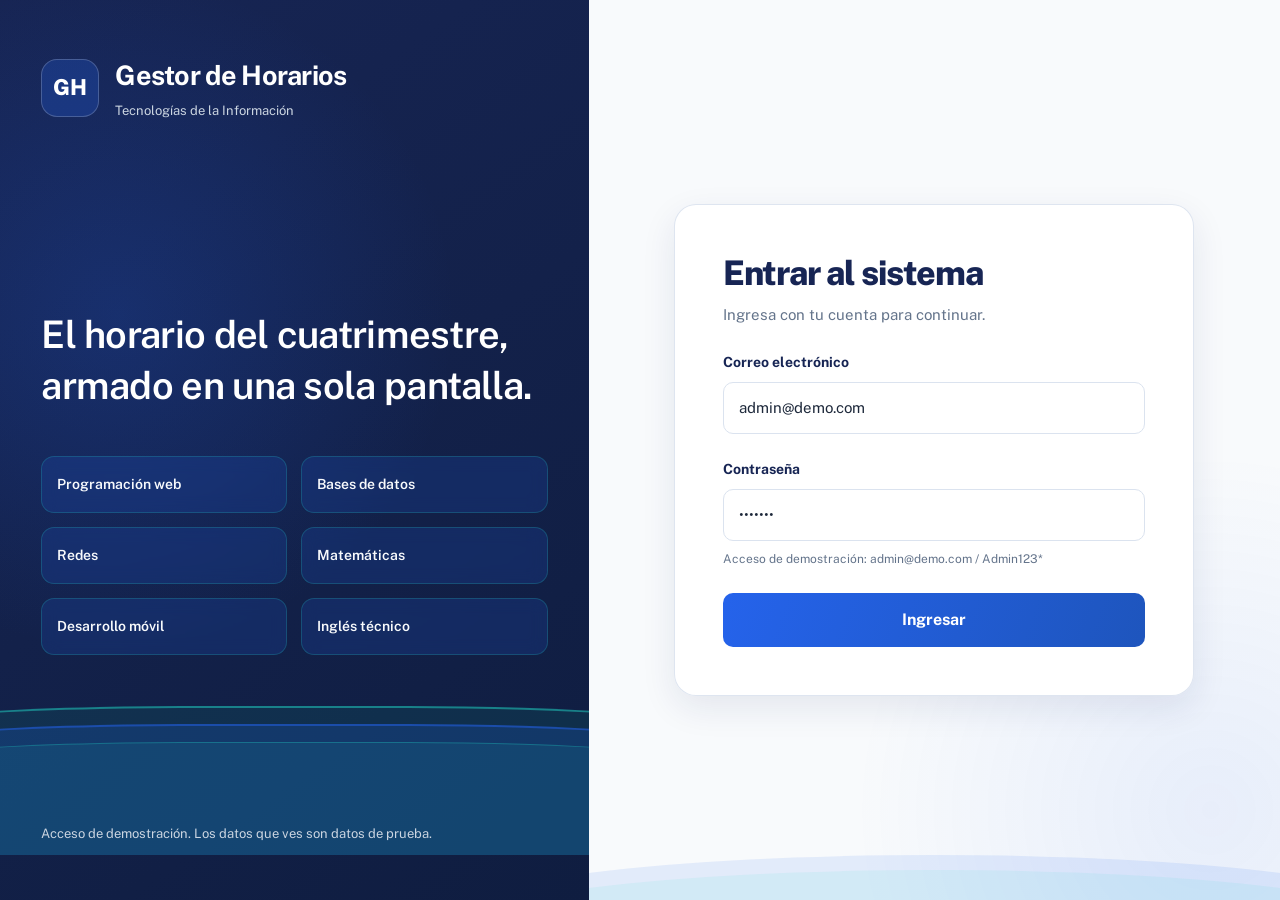
<file: wwwroot/index.html>
<!doctype html>
<html lang="es">
<head>
    <meta charset="UTF-8">
    <meta name="viewport" content="width=device-width, initial-scale=1">
    <meta name="theme-color" content="#172554">
    <title>Panel principal | Gestor de Horarios</title>

    <link rel="preconnect" href="https://fonts.googleapis.com">
    <link rel="preconnect" href="https://fonts.gstatic.com" crossorigin>
    <link href="https://fonts.googleapis.com/css2?family=Public+Sans:wght@400;500;600;700;800&display=swap" rel="stylesheet">
    <link href="https://cdn.jsdelivr.net/npm/bootstrap@5.3.3/dist/css/bootstrap.min.css" rel="stylesheet">
    <link rel="stylesheet" href="css/styles.css">
</head>
<body class="gh-dashboard-page">

    <aside class="gh-sidebar">
        <a href="index.html" class="gh-sidebar__brand">
            <span class="gh-sidebar__mark">GH</span>
            <span>
                <strong>Gestor de Horarios</strong>
                <small>Tecnologías de la Información</small>
            </span>
        </a>

        <div class="gh-sidebar__section">MENÚ PRINCIPAL</div>

        <nav class="gh-nav">
            <a href="index.html" class="gh-nav__link active">
                <span>▦</span> Panel principal
            </a>
            <a href="docente.html" class="gh-nav__link">
                <span>♙</span> Docentes
            </a>
            <a href="#" class="gh-nav__link gh-nav__disabled" aria-disabled="true">
                <span>▤</span> Grupos
                <small>Próximamente</small>
            </a>
            <a href="#" class="gh-nav__link gh-nav__disabled" aria-disabled="true">
                <span>▦</span> Materias
                <small>Próximamente</small>
            </a>
            <a href="#" class="gh-nav__link gh-nav__disabled" aria-disabled="true">
                <span>◷</span> Horarios
                <small>Próximamente</small>
            </a>
            <a href="empleados.html" class="gh-nav__link">
                <span>♧</span> Empleados
            </a>
        </nav>

        <div class="gh-sidebar__bottom">
            <div class="gh-sidebar__user">
                <div class="gh-avatar">GH</div>
                <div>
                    <strong id="usuarioNombre">Usuario</strong>
                    <small>Administrador</small>
                </div>
            </div>
            <button class="gh-logout" onclick="cerrarSesion()">
                ↪ Cerrar sesión
            </button>
        </div>
    </aside>

    <main class="gh-dashboard">
        <header class="gh-topbar">
            <div>
                <span class="gh-eyebrow">GESTIÓN ACADÉMICA</span>
                <h1>Panel principal</h1>
            </div>
            <div class="gh-topbar__profile">
                <div class="gh-avatar gh-avatar--light">GH</div>
                <span id="usuarioNombreTop">Usuario</span>
            </div>
        </header>

        <section class="gh-welcome">
            <div>
                <span class="gh-welcome__tag">GESTOR DE HORARIOS</span>
                <h2>¡Bienvenido, <span id="usuarioBienvenida">usuario</span>!</h2>
                <p>Administra la información académica y organiza los horarios desde un solo lugar.</p>
            </div>
            <div class="gh-welcome__icon">▦</div>
        </section>

        <section class="gh-section">
            <div class="gh-section__heading">
                <div>
                    <h2>Resumen del sistema</h2>
                    <p>Acceso rápido a las principales áreas de gestión.</p>
                </div>
            </div>

            <div class="gh-dashboard__cards">
                <a href="docente.html" class="gh-stat-card">
                    <div class="gh-stat-card__icon blue">♙</div>
                    <span>Gestión académica</span>
                    <strong>Docentes</strong>
                    <small>Consultar y administrar docentes</small>
                    <b>Ir al módulo →</b>
                </a>

                <a href="empleados.html" class="gh-stat-card">
                    <div class="gh-stat-card__icon teal">♧</div>
                    <span>Administración</span>
                    <strong>Empleados</strong>
                    <small>Consultar y administrar empleados</small>
                    <b>Ir al módulo →</b>
                </a>

                <div class="gh-stat-card gh-stat-card--pending">
                    <div class="gh-stat-card__icon violet">▤</div>
                    <span>Gestión académica</span>
                    <strong>Grupos</strong>
                    <small>Administración de grupos académicos</small>
                    <b>Próximamente</b>
                </div>

                <div class="gh-stat-card gh-stat-card--pending">
                    <div class="gh-stat-card__icon orange">◷</div>
                    <span>Organización</span>
                    <strong>Horarios</strong>
                    <small>Consulta y asignación de horarios</small>
                    <b>Próximamente</b>
                </div>
            </div>
        </section>

        <section class="gh-bottom-grid">
            <div class="gh-info-card">
                <div class="gh-info-card__heading">
                    <h2>Estado del proyecto</h2>
                    <span class="gh-status">En desarrollo</span>
                </div>
                <p>El sistema se encuentra en construcción. Los módulos se habilitarán conforme avance su implementación.</p>
                <div class="gh-progress">
                    <span></span>
                </div>
                <small>Gestor de Horarios · UTTT</small>
            </div>

            <div class="gh-info-card gh-info-card--blue">
                <div class="gh-info-card__heading">
                    <h2>Acceso rápido</h2>
                </div>
                <p>Continúa administrando la información del personal docente.</p>
                <a href="docente.html" class="gh-quick-link">Administrar docentes <span>→</span></a>
            </div>
        </section>

        <footer class="gh-footer">
            Gestor de Horarios · Tecnologías de la Información
        </footer>
    </main>

    <script src="js/auth.js"></script>
    <script>
                protegerPagina();
                const usuario = obtenerUsuario();

                if (usuario) {
                    mostrarUsuario("usuarioNombre");
                    mostrarUsuario("usuarioNombreTop");
                    mostrarUsuario("usuarioBienvenida");
                }
    </script>
</body>
</html>
</file>
<file: wwwroot/css/styles.css>
/* =====================================================
   GESTOR DE HORARIOS
   Paleta: Azul marino, azul intenso y turquesa
===================================================== */

:root {
    --gh-navy: #172554;
    --gh-navy-dark: #0f1d40;
    --gh-blue: #2563eb;
    --gh-blue-hover: #1d4ed8;
    --gh-teal: #0f766e;
    --gh-teal-light: #22d3c5;
    --gh-bg: #f8fafc;
    --gh-white: #ffffff;
    --gh-text: #1e293b;
    --gh-muted: #64748b;
    --gh-border: #dbe3ef;
    --gh-shadow: 0 12px 35px rgba(23, 37, 84, .09);
}

* {
    box-sizing: border-box;
}

/* =====================================================
   LOGIN - ESTRUCTURA GENERAL
===================================================== */

.gh-login-page {
    margin: 0;
    min-height: 100vh;
    font-family: "Public Sans", Arial, sans-serif;
    color: var(--gh-text);
    background: var(--gh-bg);
    overflow-x: hidden;
}

.gh-login {
    min-height: 100vh;
    display: grid;
    grid-template-columns: 46% 54%;
}

/* =====================================================
   LOGIN - PANEL IZQUIERDO
===================================================== */

.gh-login__aside {
    position: relative;
    isolation: isolate;
    overflow: hidden;
    min-height: 100vh;
    padding: 55px 7%;
    display: flex;
    flex-direction: column;
    justify-content: space-between;
    color: white;
    background: radial-gradient(circle at 20% 35%, rgba(37, 99, 235, .20), transparent 45%), linear-gradient(145deg, var(--gh-navy), var(--gh-navy-dark));
}

    /* Contenido siempre por encima de las ondas */

    .gh-login__brand,
    .gh-login__aside > div:not(.gh-login__waves),
    .gh-login__lead,
    .gh-login__note {
        position: relative;
        z-index: 2;
    }

/* =====================================================
   ONDAS ANIMADAS
===================================================== */

.gh-login__waves {
    position: absolute;
    z-index: 0;
    left: -10%;
    bottom: 5%;
    width: 120%;
    height: 230px;
    overflow: hidden;
    pointer-events: none;
}

.gh-login__wave {
    position: absolute;
    width: 200%;
    height: 100%;
    left: -50%;
    border-radius: 42%;
    transform-origin: 50% 50%;
    will-change: transform;
}

    /* Primera onda turquesa */

    .gh-login__wave:nth-child(1) {
        top: 35%;
        background: rgba(15, 118, 110, .20);
        border-top: 2px solid rgba(34, 211, 197, .50);
        animation: gh-wave-move 14s linear infinite;
    }

    /* Segunda onda azul */

    .gh-login__wave:nth-child(2) {
        top: 43%;
        background: rgba(37, 99, 235, .18);
        border-top: 2px solid rgba(37, 99, 235, .50);
        animation: gh-wave-move 19s linear infinite reverse;
    }

    /* Tercera onda suave */

    .gh-login__wave:nth-child(3) {
        top: 51%;
        background: rgba(34, 211, 197, .09);
        border-top: 1px solid rgba(34, 211, 197, .30);
        animation: gh-wave-move 24s linear infinite;
    }

@keyframes gh-wave-move {
    from {
        transform: rotate(0deg);
    }

    to {
        transform: rotate(360deg);
    }
}

/* =====================================================
   IDENTIDAD DEL SISTEMA
===================================================== */

.gh-login__brand {
    display: flex;
    align-items: center;
    gap: 16px;
}

.gh-login__mark {
    width: 58px;
    height: 58px;
    display: grid;
    place-items: center;
    flex-shrink: 0;
    border-radius: 16px;
    background: rgba(37, 99, 235, .25);
    border: 1px solid rgba(255, 255, 255, .2);
    color: white;
    font-size: 22px;
    font-weight: 800;
}

.gh-login__name {
    font-size: 27px;
    font-weight: 700;
    letter-spacing: -.7px;
}

.gh-login__sub {
    margin-top: 5px;
    color: #cbd5e1;
    font-size: 13px;
}

/* Mensaje principal */

.gh-login__lead {
    max-width: 550px;
    margin: 65px 0 45px;
    font-size: clamp(25px, 3vw, 38px);
    line-height: 1.35;
    font-weight: 600;
    letter-spacing: -.7px;
}

/* Materias */

.gh-login__art {
    display: grid;
    grid-template-columns: repeat(2, minmax(0, 1fr));
    gap: 14px;
    position: relative;
    z-index: 2;
}

.gh-login__block {
    padding: 17px 15px;
    border-radius: 13px;
    background: rgba(37, 99, 235, .17);
    border: 1px solid rgba(34, 211, 197, .22);
    color: #f8fafc;
    font-size: 14px;
    font-weight: 600;
    backdrop-filter: blur(8px);
    transition: background .25s ease, transform .25s ease;
}

    .gh-login__block:hover {
        background: rgba(15, 118, 110, .28);
        transform: translateY(-3px);
    }

/* Nota inferior */

.gh-login__note {
    margin: 45px 0 0;
    color: #cbd5e1;
    font-size: 13px;
    line-height: 1.6;
}

/* =====================================================
   LOGIN - PANEL DERECHO
===================================================== */

.gh-login__panel {
    position: relative;
    overflow: hidden;
    min-height: 100vh;
    padding: 45px;
    display: flex;
    justify-content: center;
    align-items: center;
    background: radial-gradient(circle at 90% 90%, rgba(37, 99, 235, .08), transparent 35%), var(--gh-bg);
}

    /* Onda decorativa inferior */

    .gh-login__panel::before,
    .gh-login__panel::after {
        content: "";
        position: absolute;
        width: 140%;
        height: 120px;
        left: -20%;
        bottom: -75px;
        border-radius: 50%;
        pointer-events: none;
    }

    .gh-login__panel::before {
        background: rgba(37, 99, 235, .10);
        animation: gh-panel-wave 16s ease-in-out infinite alternate;
    }

    .gh-login__panel::after {
        bottom: -90px;
        background: rgba(34, 211, 197, .08);
        animation: gh-panel-wave 20s ease-in-out infinite alternate-reverse;
    }

@keyframes gh-panel-wave {
    from {
        transform: translateX(-2%) rotate(-2deg);
    }

    to {
        transform: translateX(2%) rotate(2deg);
    }
}

/* =====================================================
   FORMULARIO DE ACCESO
===================================================== */

.gh-login__form {
    width: 100%;
    max-width: 520px;
    position: relative;
    z-index: 2;
    padding: 48px;
    display: flex;
    flex-direction: column;
    gap: 25px;
    background: rgba(255, 255, 255, .96);
    border: 1px solid rgba(219, 227, 239, .9);
    border-radius: 22px;
    box-shadow: var(--gh-shadow);
}

.gh-login__title {
    margin: 0 0 10px;
    color: var(--gh-navy);
    font-size: 34px;
    font-weight: 800;
    letter-spacing: -1px;
}

.gh-login__subtitle {
    margin: 0;
    color: var(--gh-muted);
    font-size: 15px;
}

.gh-login__field {
    display: flex;
    flex-direction: column;
    gap: 9px;
}

.gh-login__label {
    color: var(--gh-navy);
    font-size: 14px;
    font-weight: 700;
}

.gh-login__input {
    width: 100%;
    height: 52px;
    padding: 0 15px;
    border: 1px solid var(--gh-border);
    border-radius: 10px;
    background: white;
    color: var(--gh-text);
    font-size: 15px;
    transition: border-color .2s, box-shadow .2s;
}

    .gh-login__input:focus {
        outline: none;
        border-color: var(--gh-blue);
        box-shadow: 0 0 0 4px rgba(37, 99, 235, .10);
    }

.gh-login__hint {
    color: var(--gh-muted);
    font-size: 12px;
    line-height: 1.5;
}

.gh-login__alert {
    margin: 0;
    font-size: 13px;
}

/* Botón ingresar */

.gh-login__btn {
    height: 54px;
    border: none;
    border-radius: 10px;
    background: linear-gradient(110deg, var(--gh-blue), #1e55bd);
    color: white;
    font-size: 16px;
    font-weight: 700;
    cursor: pointer;
    transition: transform .2s, box-shadow .2s, background .2s;
}

    .gh-login__btn:hover {
        background: var(--gh-blue-hover);
        box-shadow: 0 7px 18px rgba(37, 99, 235, .22);
        transform: translateY(-2px);
    }

    .gh-login__btn:disabled {
        opacity: .65;
        cursor: wait;
        transform: none;
    }

/* =====================================================
   MODULO DOCENTES
===================================================== */

.container {
    max-width: 1400px;
    margin: 30px auto;
    padding: 20px;
}

    .container header {
        margin-bottom: 25px;
    }

        .container header h1 {
            color: var(--gh-navy);
            margin-bottom: 8px;
        }

        .container header p {
            color: var(--gh-muted);
        }

    .container .card {
        background: var(--gh-white);
        padding: 25px;
        margin-bottom: 25px;
        border-radius: 14px;
        border: 1px solid #edf1f7;
        box-shadow: var(--gh-shadow);
    }

        .container .card h2 {
            color: var(--gh-navy);
            margin-bottom: 20px;
        }

    .container .form-grid {
        display: grid;
        grid-template-columns: repeat(3, 1fr);
        gap: 18px;
    }

    .container label {
        display: block;
        margin-bottom: 7px;
        color: #334155;
        font-weight: 600;
    }

    .container input,
    .container select {
        width: 100%;
        padding: 11px;
        border: 1px solid var(--gh-border);
        border-radius: 8px;
        font-size: 14px;
        transition: border-color .2s, box-shadow .2s;
    }

        .container input:focus,
        .container select:focus {
            outline: none;
            border-color: var(--gh-blue);
            box-shadow: 0 0 0 3px rgba(37, 99, 235, .10);
        }

    .container .actions {
        display: flex;
        gap: 10px;
        margin-top: 22px;
    }

    .container button {
        padding: 10px 16px;
        border: none;
        border-radius: 8px;
        background: var(--gh-blue);
        color: white;
        cursor: pointer;
        font-weight: 600;
        transition: background .2s, transform .2s;
    }

        .container button:hover {
            background: var(--gh-blue-hover);
            transform: translateY(-1px);
        }

        .container button.secondary {
            background: var(--gh-teal);
        }

            .container button.secondary:hover {
                background: #0d625b;
            }

    .container .table-header {
        display: flex;
        justify-content: space-between;
        align-items: center;
        gap: 15px;
        margin-bottom: 15px;
    }

    .container .table-responsive {
        width: 100%;
        overflow-x: auto;
    }

    .container table {
        width: 100%;
        border-collapse: collapse;
        min-width: 900px;
    }

    .container th,
    .container td {
        padding: 12px;
        border-bottom: 1px solid #e2e8f0;
        text-align: left;
        font-size: 13px;
    }

    .container th {
        background: #eff4fc;
        color: var(--gh-navy);
        font-weight: 700;
    }

    .container tbody tr:hover {
        background: #f8fafc;
    }

    .container td button {
        margin: 3px;
        padding: 7px 10px;
        font-size: 12px;
    }

#mensaje {
    margin-top: 15px;
    font-weight: 600;
}

/* =====================================================
   RESPONSIVE
===================================================== */

@media (max-width: 900px) {
    .gh-login {
        grid-template-columns: 1fr;
    }

    .gh-login__aside {
        min-height: auto;
        padding: 35px 7%;
    }

    .gh-login__lead {
        margin: 35px 0 25px;
        font-size: 27px;
    }

    .gh-login__note {
        margin-top: 30px;
    }

    .gh-login__panel {
        min-height: auto;
        padding: 45px 20px;
    }

    .gh-login__form {
        max-width: 600px;
    }
}

@media (max-width: 768px) {
    .container .form-grid {
        grid-template-columns: 1fr;
    }

    .container .table-header {
        align-items: flex-start;
        flex-direction: column;
    }

    .gh-login__form {
        padding: 30px 23px;
    }

    .gh-login__title {
        font-size: 28px;
    }

    .gh-login__art {
        gap: 9px;
    }

    .gh-login__block {
        padding: 13px 10px;
        font-size: 12px;
    }
}

/* =====================================================
   ACCESIBILIDAD
===================================================== */

@media (prefers-reduced-motion: reduce) {
    *,
    *::before,
    *::after {
        animation: none !important;
        scroll-behavior: auto !important;
        transition: none !important;
    }
}

/* =====================================================
   DASHBOARD PRINCIPAL
===================================================== */

.gh-dashboard-page {
    margin: 0;
    min-height: 100vh;
    background: #f1f5f9;
    color: var(--gh-text);
    font-family: "Public Sans", Arial, sans-serif;
}

.gh-sidebar {
    position: fixed;
    inset: 0 auto 0 0;
    width: 265px;
    padding: 27px 19px;
    display: flex;
    flex-direction: column;
    background: var(--gh-navy-dark);
    color: white;
    z-index: 10;
}

.gh-sidebar__brand {
    display: flex;
    align-items: center;
    gap: 12px;
    color: white;
    text-decoration: none;
    padding: 0 5px 30px;
}

.gh-sidebar__mark {
    width: 45px;
    height: 45px;
    display: grid;
    place-items: center;
    border-radius: 12px;
    background: var(--gh-blue);
    font-weight: 800;
    font-size: 18px;
}

.gh-sidebar__brand strong,
.gh-sidebar__brand small {
    display: block;
}

.gh-sidebar__brand strong {
    font-size: 15px;
}

.gh-sidebar__brand small {
    margin-top: 4px;
    color: #aab8d0;
    font-size: 10px;
}

.gh-sidebar__section {
    padding: 15px 10px;
    color: #8292b2;
    font-size: 10px;
    font-weight: 700;
    letter-spacing: 1.2px;
}

.gh-nav {
    display: flex;
    flex-direction: column;
    gap: 7px;
}

.gh-nav__link {
    min-height: 46px;
    padding: 12px;
    display: flex;
    align-items: center;
    gap: 12px;
    border-radius: 9px;
    color: #cbd5e1;
    font-size: 13px;
    font-weight: 500;
    text-decoration: none;
    transition: .2s ease;
}

    .gh-nav__link > span {
        width: 20px;
        text-align: center;
        font-size: 17px;
    }

    .gh-nav__link:hover,
    .gh-nav__link.active {
        color: white;
        background: rgba(37, 99, 235, .28);
    }

    .gh-nav__link.active {
        box-shadow: inset 3px 0 var(--gh-teal-light);
    }

.gh-nav__disabled {
    opacity: .55;
    cursor: default;
    pointer-events: none;
}

    .gh-nav__disabled small {
        margin-left: auto;
        font-size: 9px;
        color: #aab8d0;
    }

.gh-sidebar__bottom {
    margin-top: auto;
    padding-top: 20px;
    border-top: 1px solid rgba(255,255,255,.12);
}

.gh-sidebar__user {
    display: flex;
    align-items: center;
    gap: 11px;
    margin-bottom: 18px;
}

    .gh-sidebar__user strong,
    .gh-sidebar__user small {
        display: block;
    }

    .gh-sidebar__user strong {
        font-size: 12px;
    }

    .gh-sidebar__user small {
        color: #aab8d0;
        font-size: 10px;
        margin-top: 3px;
    }

.gh-avatar {
    width: 36px;
    height: 36px;
    display: grid;
    place-items: center;
    flex-shrink: 0;
    border-radius: 50%;
    background: rgba(255,255,255,.15);
    color: white;
    font-size: 12px;
    font-weight: 700;
}

.gh-logout {
    width: 100%;
    padding: 11px;
    border: 1px solid rgba(255,255,255,.15);
    border-radius: 8px;
    background: transparent;
    color: #e2e8f0;
    text-align: left;
    font-size: 12px;
    cursor: pointer;
}

    .gh-logout:hover {
        background: rgba(255,255,255,.1);
    }

.gh-dashboard {
    min-height: 100vh;
    margin-left: 265px;
    padding: 30px 38px;
}

.gh-topbar {
    display: flex;
    align-items: center;
    justify-content: space-between;
    margin-bottom: 27px;
}

.gh-eyebrow,
.gh-welcome__tag {
    color: var(--gh-teal);
    font-size: 10px;
    font-weight: 800;
    letter-spacing: 1.3px;
}

.gh-topbar h1 {
    margin: 5px 0 0;
    color: var(--gh-navy);
    font-size: 25px;
    font-weight: 800;
}

.gh-topbar__profile {
    display: flex;
    align-items: center;
    gap: 10px;
    font-size: 12px;
    font-weight: 600;
}

.gh-avatar--light {
    background: #dbeafe;
    color: var(--gh-blue);
}

.gh-welcome {
    min-height: 190px;
    padding: 30px 35px;
    display: flex;
    align-items: center;
    justify-content: space-between;
    gap: 20px;
    overflow: hidden;
    border-radius: 17px;
    background: linear-gradient(115deg, #172554, #1e40af);
    color: white;
    box-shadow: 0 12px 28px rgba(23,37,84,.13);
}

.gh-welcome__tag {
    color: #67e8d5;
}

.gh-welcome h2 {
    margin: 12px 0 8px;
    font-size: clamp(23px, 3vw, 31px);
    font-weight: 800;
}

.gh-welcome p {
    max-width: 570px;
    margin: 0;
    color: #dbeafe;
    font-size: 13px;
    line-height: 1.7;
}

.gh-welcome__icon {
    width: 110px;
    height: 110px;
    display: grid;
    place-items: center;
    flex-shrink: 0;
    border: 1px solid rgba(255,255,255,.2);
    border-radius: 25px;
    background: rgba(255,255,255,.09);
    color: #99f6e4;
    font-size: 58px;
}

.gh-section {
    margin-top: 34px;
}

.gh-section__heading {
    margin-bottom: 18px;
}

    .gh-section__heading h2,
    .gh-info-card h2 {
        margin: 0;
        color: var(--gh-navy);
        font-size: 17px;
        font-weight: 800;
    }

    .gh-section__heading p {
        margin: 6px 0 0;
        color: var(--gh-muted);
        font-size: 12px;
    }

.gh-dashboard__cards {
    display: grid;
    grid-template-columns: repeat(4, minmax(0, 1fr));
    gap: 17px;
}

.gh-stat-card {
    min-height: 195px;
    padding: 20px;
    display: flex;
    flex-direction: column;
    align-items: flex-start;
    border: 1px solid #e2e8f0;
    border-radius: 13px;
    background: white;
    color: var(--gh-text);
    text-decoration: none;
    box-shadow: 0 4px 14px rgba(15,23,42,.035);
    transition: transform .2s, box-shadow .2s;
}

    .gh-stat-card[href]:hover {
        transform: translateY(-4px);
        box-shadow: var(--gh-shadow);
    }

.gh-stat-card--pending {
    background: #f8fafc;
}

.gh-stat-card__icon {
    width: 40px;
    height: 40px;
    display: grid;
    place-items: center;
    margin-bottom: 15px;
    border-radius: 11px;
    font-size: 20px;
}

    .gh-stat-card__icon.blue {
        color: #2563eb;
        background: #dbeafe;
    }

    .gh-stat-card__icon.teal {
        color: #0f766e;
        background: #ccfbf1;
    }

    .gh-stat-card__icon.violet {
        color: #7c3aed;
        background: #ede9fe;
    }

    .gh-stat-card__icon.orange {
        color: #c2410c;
        background: #ffedd5;
    }

.gh-stat-card > span:not(.gh-stat-card__icon) {
    color: var(--gh-muted);
    font-size: 10px;
}

.gh-stat-card strong {
    margin-top: 4px;
    color: var(--gh-navy);
    font-size: 17px;
}

.gh-stat-card small {
    margin-top: 7px;
    color: var(--gh-muted);
    font-size: 10px;
}

.gh-stat-card b {
    margin-top: auto;
    padding-top: 15px;
    color: var(--gh-blue);
    font-size: 11px;
}

.gh-stat-card--pending b {
    color: #94a3b8;
}

.gh-bottom-grid {
    display: grid;
    grid-template-columns: 1.4fr 1fr;
    gap: 17px;
    margin-top: 24px;
}

.gh-info-card {
    padding: 22px;
    border: 1px solid #e2e8f0;
    border-radius: 13px;
    background: white;
}

.gh-info-card__heading {
    display: flex;
    align-items: center;
    justify-content: space-between;
    gap: 10px;
}

.gh-status {
    padding: 6px 10px;
    border-radius: 20px;
    background: #fef3c7;
    color: #92400e;
    font-size: 10px;
    font-weight: 700;
}

.gh-info-card p {
    margin: 13px 0;
    color: var(--gh-muted);
    font-size: 12px;
    line-height: 1.7;
}

.gh-progress {
    height: 7px;
    overflow: hidden;
    border-radius: 10px;
    background: #e2e8f0;
}

    .gh-progress span {
        display: block;
        width: 35%;
        height: 100%;
        border-radius: inherit;
        background: var(--gh-blue);
    }

.gh-info-card > small {
    display: block;
    margin-top: 10px;
    color: var(--gh-muted);
    font-size: 10px;
}

.gh-info-card--blue {
    background: #eff6ff;
    border-color: #dbeafe;
}

.gh-quick-link {
    display: flex;
    justify-content: space-between;
    align-items: center;
    color: var(--gh-blue);
    font-size: 12px;
    font-weight: 700;
    text-decoration: none;
}

    .gh-quick-link:hover {
        color: var(--gh-blue-hover);
    }

.gh-footer {
    padding: 25px 0 5px;
    color: #94a3b8;
    text-align: center;
    font-size: 10px;
}

/* RESPONSIVE DASHBOARD */

@media (max-width: 1100px) {
    .gh-dashboard__cards {
        grid-template-columns: repeat(2, minmax(0, 1fr));
    }
}

@media (max-width: 760px) {
    .gh-sidebar {
        position: relative;
        width: 100%;
        min-height: auto;
        padding: 17px;
    }

    .gh-sidebar__brand {
        padding-bottom: 15px;
    }

    .gh-sidebar__section,
    .gh-sidebar__bottom {
        display: none;
    }

    .gh-nav {
        flex-direction: row;
        overflow-x: auto;
        padding-bottom: 5px;
    }

    .gh-nav__link {
        flex-shrink: 0;
        min-height: 40px;
        font-size: 11px;
    }

    .gh-nav__disabled small {
        display: none;
    }

    .gh-dashboard {
        margin-left: 0;
        padding: 23px 17px;
    }

    .gh-welcome {
        padding: 25px 20px;
    }

    .gh-welcome__icon {
        display: none;
    }

    .gh-bottom-grid {
        grid-template-columns: 1fr;
    }
}

@media (max-width: 480px) {
    .gh-topbar__profile {
        display: none;
    }

    .gh-dashboard__cards {
        grid-template-columns: 1fr;
    }

    .gh-stat-card {
        min-height: 175px;
    }
}

/* =====================================================
   MÓDULO DOCENTES
===================================================== */

.gh-module {
    max-width: none;
}

.gh-module__intro {
    display: flex;
    justify-content: space-between;
    align-items: center;
    padding: 22px 26px;
    margin-bottom: 22px;
    background: #eaf2ff;
    border: 1px solid #dbeafe;
    border-radius: 13px;
}

    .gh-module__intro h2 {
        margin: 0 0 7px;
        color: var(--gh-navy);
        font-size: 20px;
        font-weight: 800;
    }

    .gh-module__intro p {
        margin: 0;
        color: var(--gh-muted);
        font-size: 12px;
    }

.gh-module__intro-icon {
    width: 55px;
    height: 55px;
    display: grid;
    place-items: center;
    border-radius: 14px;
    background: white;
    color: var(--gh-blue);
    font-size: 27px;
}

.gh-module-card {
    padding: 25px;
    margin-bottom: 22px;
    background: white;
    border: 1px solid #e2e8f0;
    border-radius: 14px;
    box-shadow: 0 4px 15px rgba(15,23,42,.035);
}

.gh-module-card__heading {
    margin-bottom: 25px;
}

.gh-module-card h2 {
    margin: 6px 0;
    color: var(--gh-navy);
    font-size: 18px;
    font-weight: 800;
}

.gh-module-card p {
    margin: 0;
    color: var(--gh-muted);
    font-size: 12px;
}

.gh-module-form-grid {
    display: grid;
    grid-template-columns: repeat(3, minmax(0, 1fr));
    gap: 20px;
}

    .gh-module-form-grid label {
        display: block;
        margin-bottom: 8px;
        color: #334155;
        font-size: 12px;
        font-weight: 700;
    }

    .gh-module-form-grid input,
    .gh-module-form-grid select {
        width: 100%;
        height: 44px;
        padding: 0 12px;
        border: 1px solid var(--gh-border);
        border-radius: 8px;
        background: white;
        color: var(--gh-text);
        font-family: inherit;
        font-size: 12px;
        transition: border-color .2s, box-shadow .2s;
    }

        .gh-module-form-grid input:focus,
        .gh-module-form-grid select:focus {
            outline: none;
            border-color: var(--gh-blue);
            box-shadow: 0 0 0 3px rgba(37,99,235,.10);
        }

        .gh-module-form-grid input::placeholder {
            color: #94a3b8;
        }

.gh-module-actions {
    display: flex;
    gap: 10px;
    margin-top: 25px;
}

.gh-action-primary,
.gh-action-secondary {
    min-height: 40px;
    padding: 0 17px;
    border-radius: 8px;
    font-family: inherit;
    font-size: 12px;
    font-weight: 700;
    cursor: pointer;
    transition: .2s ease;
}

.gh-action-primary {
    border: 1px solid var(--gh-blue);
    background: var(--gh-blue);
    color: white;
}

    .gh-action-primary:hover {
        background: var(--gh-blue-hover);
    }

.gh-action-secondary {
    border: 1px solid #cbd5e1;
    background: white;
    color: #475569;
}

    .gh-action-secondary:hover {
        background: #f1f5f9;
    }

.gh-module-list__heading {
    display: flex;
    justify-content: space-between;
    align-items: center;
    gap: 15px;
    margin-bottom: 22px;
}

.gh-docente-table {
    width: 100%;
    min-width: 950px;
    border-collapse: separate;
    border-spacing: 0;
}

    .gh-docente-table th {
        padding: 13px 12px;
        background: #eff4fc;
        color: var(--gh-navy);
        font-size: 11px;
        font-weight: 800;
        text-align: left;
        white-space: nowrap;
    }

        .gh-docente-table th:first-child {
            border-radius: 8px 0 0 0;
        }

        .gh-docente-table th:last-child {
            border-radius: 0 8px 0 0;
        }

    .gh-docente-table td {
        padding: 13px 12px;
        border-bottom: 1px solid #e8edf4;
        color: #475569;
        font-size: 11px;
        vertical-align: middle;
    }

    .gh-docente-table tbody tr:hover {
        background: #f8fafc;
    }

    .gh-docente-table td button {
        margin: 2px;
        padding: 6px 9px;
        border: 1px solid #dbe3ef;
        border-radius: 6px;
        background: white;
        font-size: 10px;
        font-weight: 600;
        cursor: pointer;
    }

        .gh-docente-table td button:hover {
            background: #eff6ff;
        }

.gh-module-message {
    margin-top: 15px;
    font-size: 12px;
}

    .gh-module-message:empty {
        display: none;
    }

/* RESPONSIVE DOCENTES */

@media (max-width: 900px) {
    .gh-module-form-grid {
        grid-template-columns: repeat(2, minmax(0, 1fr));
    }
}

@media (max-width: 600px) {
    .gh-module-form-grid {
        grid-template-columns: 1fr;
    }

    .gh-module-card {
        padding: 18px;
    }

    .gh-module-list__heading {
        align-items: flex-start;
        flex-direction: column;
    }

    .gh-module__intro {
        padding: 18px;
    }

    .gh-module__intro-icon {
        display: none;
    }
}
</file>
